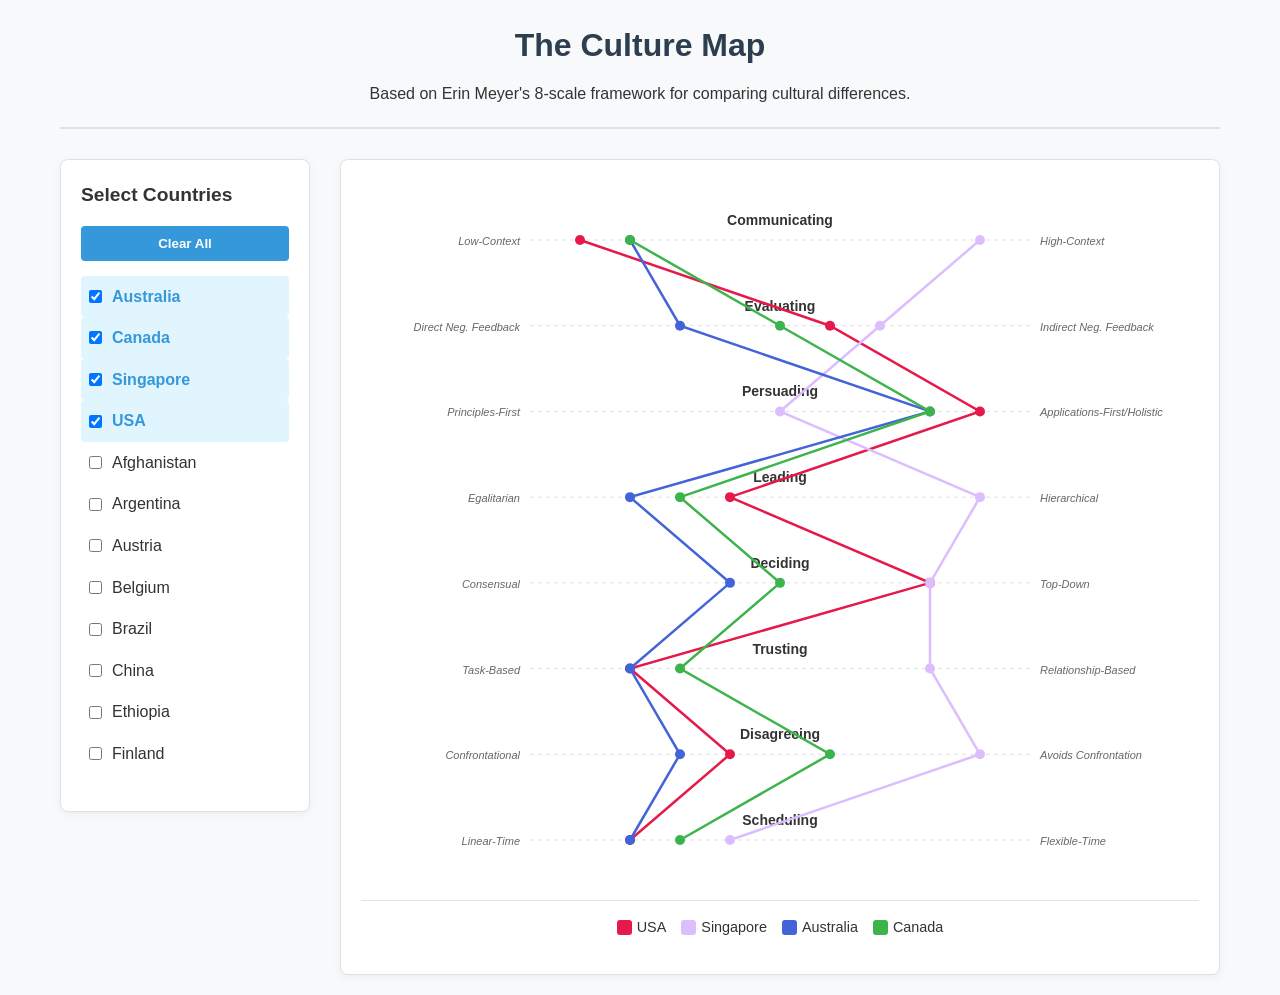
<file: web/index.html>
<!DOCTYPE html>
<html lang="en">
<head>
    <meta charset="UTF-8">
    <meta name="viewport" content="width=device-width, initial-scale=1.0">
    <title>The Culture Map Tool</title>
    <link rel="stylesheet" href="style.css">
</head>
<body>
    <div class="container">
        <header>
            <h1>The Culture Map</h1>
            <p>Based on Erin Meyer's 8-scale framework for comparing cultural differences.</p>
        </header>
        
        <main>
            <aside class="sidebar">
                <h3>Select Countries</h3>
                <button id="toggle-selection">Clear All</button>
                <div id="country-list" class="country-list">
                    <!-- Countries will be populated here -->
                </div>
            </aside>
            
            <section class="chart-area">
                <div id="svg-container">
                    <svg id="culture-map-svg" width="800" height="700"></svg>
                </div>
                <div class="legend" id="chart-legend"></div>
            </section>
        </main>
    </div>
    <script src="script.js"></script>
</body>
</html>
</file>
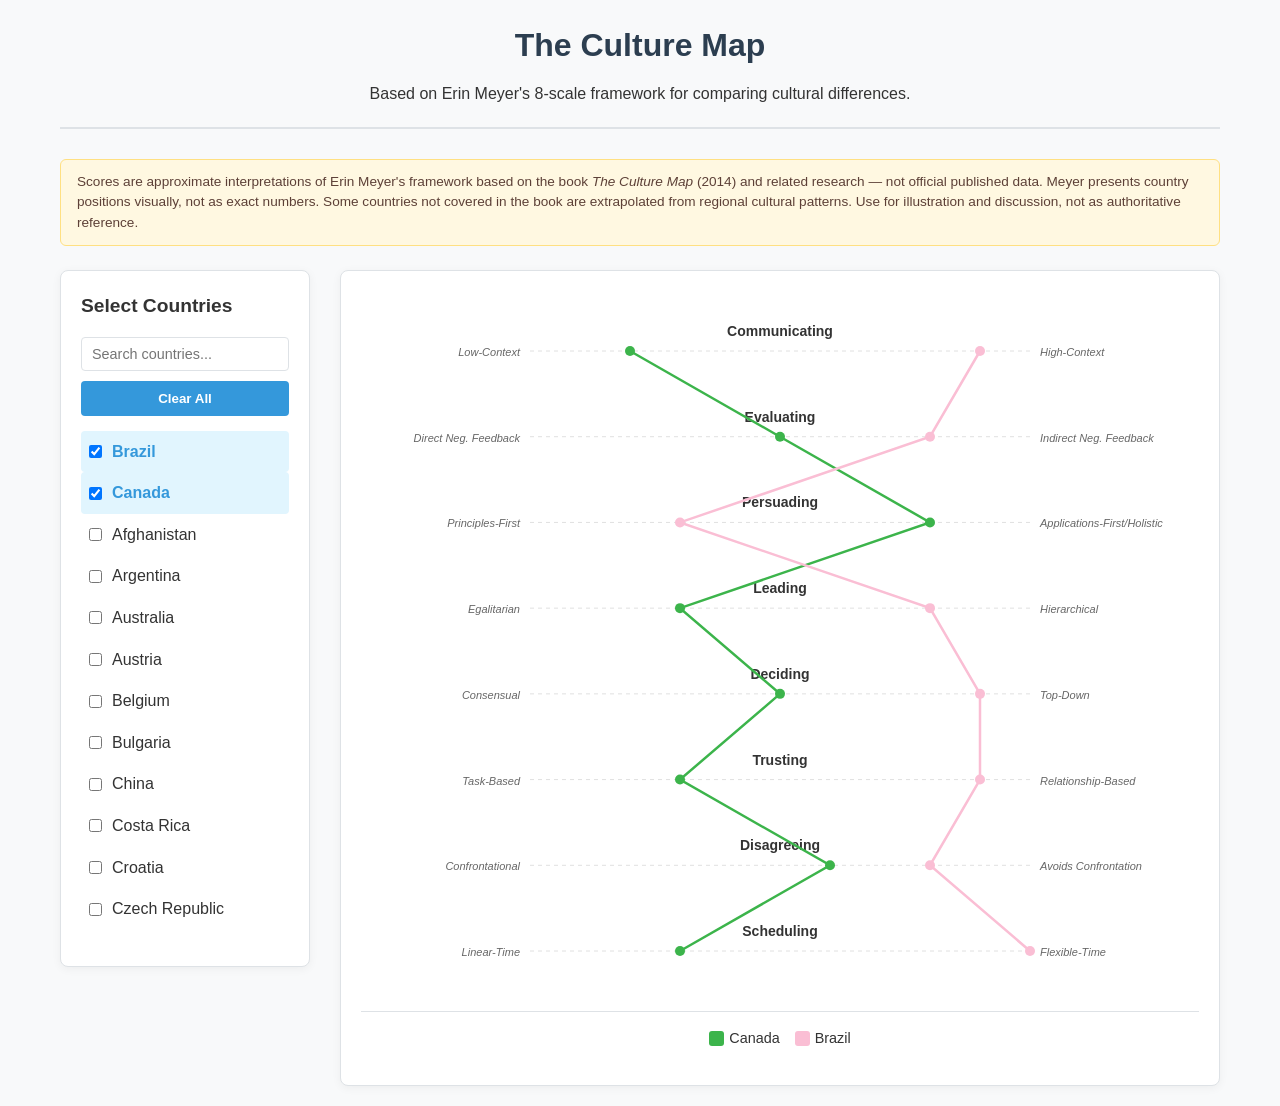
<file: culture-map/web/index.html>
<!DOCTYPE html>
<html lang="en">
<head>
    <meta charset="UTF-8">
    <meta name="viewport" content="width=device-width, initial-scale=1.0">
    <title>The Culture Map Tool</title>
    <link rel="stylesheet" href="style.css">
</head>
<body>
    <div class="container">
        <header>
            <h1>The Culture Map</h1>
            <p>Based on Erin Meyer's 8-scale framework for comparing cultural differences.</p>
        </header>
        
        <div class="disclaimer">
            Scores are approximate interpretations of Erin Meyer's framework based on the book <em>The Culture Map</em> (2014) and related research — not official published data. Meyer presents country positions visually, not as exact numbers. Some countries not covered in the book are extrapolated from regional cultural patterns. Use for illustration and discussion, not as authoritative reference.
        </div>

        <main>
            <aside class="sidebar">
                <h3>Select Countries</h3>
                <input type="text" id="country-search" placeholder="Search countries..." autocomplete="off">
                <button id="toggle-selection">Clear All</button>
                <div id="country-list" class="country-list">
                    <!-- Countries will be populated here -->
                </div>
            </aside>
            
            <section class="chart-area">
                <div id="svg-container">
                    <svg id="culture-map-svg" width="800" height="700"></svg>
                </div>
                <div class="legend" id="chart-legend"></div>
            </section>
        </main>
    </div>
    <script src="script.js"></script>
</body>
</html>
</file>
<file: web/style.css>
:root {
    --primary-color: #2c3e50;
    --bg-color: #f8f9fa;
    --sidebar-bg: #fff;
    --text-color: #333;
    --border-color: #dee2e6;
    --accent-color: #3498db;
}

* {
    box-sizing: border-box;
    margin: 0;
    padding: 0;
}

body {
    font-family: 'Segoe UI', Tahoma, Geneva, Verdana, sans-serif;
    background-color: var(--bg-color);
    color: var(--text-color);
    line-height: 1.6;
}

.container {
    max-width: 1200px;
    margin: 0 auto;
    padding: 20px;
}

header {
    text-align: center;
    margin-bottom: 30px;
    padding-bottom: 20px;
    border-bottom: 2px solid var(--border-color);
}

header h1 {
    color: var(--primary-color);
    margin-bottom: 10px;
}

main {
    display: flex;
    gap: 30px;
}

.sidebar {
    flex: 0 0 250px;
    background: var(--sidebar-bg);
    padding: 20px;
    border-radius: 8px;
    box-shadow: 0 2px 10px rgba(0,0,0,0.05);
    border: 1px solid var(--border-color);
    height: fit-content;
}

.sidebar h3 {
    margin-bottom: 15px;
    font-size: 1.2rem;
}

.country-list {
    max-height: 500px;
    overflow-y: auto;
    margin-bottom: 15px;
}

.country-item {
    display: flex;
    align-items: center;
    gap: 10px;
    padding: 8px;
    cursor: pointer;
    border-radius: 4px;
    transition: background 0.2s;
}

.country-item:hover {
    background: #f0f4f8;
}

.country-item.active {
    background: #e1f5fe;
    font-weight: bold;
    color: var(--accent-color);
}

.country-item input {
    cursor: pointer;
}

#toggle-selection {
    width: 100%;
    padding: 10px;
    background: var(--accent-color);
    color: white;
    border: none;
    border-radius: 4px;
    cursor: pointer;
    font-weight: bold;
    margin-bottom: 15px;
}

#toggle-selection:hover {
    background: #2980b9;
}

.chart-area {
    flex: 1;
    background: white;
    padding: 20px;
    border-radius: 8px;
    box-shadow: 0 2px 10px rgba(0,0,0,0.05);
    border: 1px solid var(--border-color);
    display: flex;
    flex-direction: column;
    align-items: center;
}

#svg-container {
    width: 100%;
    overflow-x: auto;
}

#culture-map-svg {
    display: block;
    margin: 0 auto;
    background: #fff;
}

.legend {
    display: flex;
    flex-wrap: wrap;
    justify-content: center;
    gap: 15px;
    margin-top: 20px;
    padding: 15px;
    border-top: 1px solid var(--border-color);
    width: 100%;
}

.legend-item {
    display: flex;
    align-items: center;
    gap: 5px;
    font-size: 0.9rem;
}

.legend-color {
    width: 15px;
    height: 15px;
    border-radius: 3px;
}

/* Axis Labels Style */
.axis-label {
    font-weight: bold;
    font-size: 14px;
    fill: #333;
}

.scale-label {
    font-size: 11px;
    fill: #666;
    font-style: italic;
}

.country-line {
    fill: none;
    stroke-width: 2.5;
    transition: all 0.3s ease;
}

.country-dot {
    transition: all 0.3s ease;
}
</file>
<file: culture-map/web/style.css>
:root {
    --primary-color: #2c3e50;
    --bg-color: #f8f9fa;
    --sidebar-bg: #fff;
    --text-color: #333;
    --border-color: #dee2e6;
    --accent-color: #3498db;
}

* {
    box-sizing: border-box;
    margin: 0;
    padding: 0;
}

body {
    font-family: 'Segoe UI', Tahoma, Geneva, Verdana, sans-serif;
    background-color: var(--bg-color);
    color: var(--text-color);
    line-height: 1.6;
}

.container {
    max-width: 1200px;
    margin: 0 auto;
    padding: 20px;
}

header {
    text-align: center;
    margin-bottom: 30px;
    padding-bottom: 20px;
    border-bottom: 2px solid var(--border-color);
}

header h1 {
    color: var(--primary-color);
    margin-bottom: 10px;
}

.disclaimer {
    background: #fff8e1;
    border: 1px solid #ffe082;
    border-radius: 6px;
    padding: 12px 16px;
    margin-bottom: 24px;
    font-size: 0.85rem;
    color: #5d4037;
    line-height: 1.5;
}

main {
    display: flex;
    gap: 30px;
}

.sidebar {
    flex: 0 0 250px;
    background: var(--sidebar-bg);
    padding: 20px;
    border-radius: 8px;
    box-shadow: 0 2px 10px rgba(0,0,0,0.05);
    border: 1px solid var(--border-color);
    height: fit-content;
}

.sidebar h3 {
    margin-bottom: 15px;
    font-size: 1.2rem;
}

#country-search {
    width: 100%;
    padding: 8px 10px;
    margin-bottom: 10px;
    border: 1px solid var(--border-color);
    border-radius: 4px;
    font-size: 0.9rem;
    outline: none;
}

#country-search:focus {
    border-color: var(--accent-color);
}

.country-list {
    max-height: 500px;
    overflow-y: auto;
    margin-bottom: 15px;
}

.country-item {
    display: flex;
    align-items: center;
    gap: 10px;
    padding: 8px;
    cursor: pointer;
    border-radius: 4px;
    transition: background 0.2s;
}

.country-item:hover {
    background: #f0f4f8;
}

.country-item.active {
    background: #e1f5fe;
    font-weight: bold;
    color: var(--accent-color);
}

.country-item input {
    cursor: pointer;
}

#toggle-selection {
    width: 100%;
    padding: 10px;
    background: var(--accent-color);
    color: white;
    border: none;
    border-radius: 4px;
    cursor: pointer;
    font-weight: bold;
    margin-bottom: 15px;
}

#toggle-selection:hover {
    background: #2980b9;
}

.chart-area {
    flex: 1;
    background: white;
    padding: 20px;
    border-radius: 8px;
    box-shadow: 0 2px 10px rgba(0,0,0,0.05);
    border: 1px solid var(--border-color);
    display: flex;
    flex-direction: column;
    align-items: center;
}

#svg-container {
    width: 100%;
    overflow-x: auto;
}

#culture-map-svg {
    display: block;
    margin: 0 auto;
    background: #fff;
}

.legend {
    display: flex;
    flex-wrap: wrap;
    justify-content: center;
    gap: 15px;
    margin-top: 20px;
    padding: 15px;
    border-top: 1px solid var(--border-color);
    width: 100%;
}

.legend-item {
    display: flex;
    align-items: center;
    gap: 5px;
    font-size: 0.9rem;
}

.legend-color {
    width: 15px;
    height: 15px;
    border-radius: 3px;
}

/* Axis Labels Style */
.axis-label {
    font-weight: bold;
    font-size: 14px;
    fill: #333;
}

.scale-label {
    font-size: 11px;
    fill: #666;
    font-style: italic;
}

.country-line {
    fill: none;
    stroke-width: 2.5;
    transition: all 0.3s ease;
}

.country-dot {
    transition: all 0.3s ease;
}
</file>
